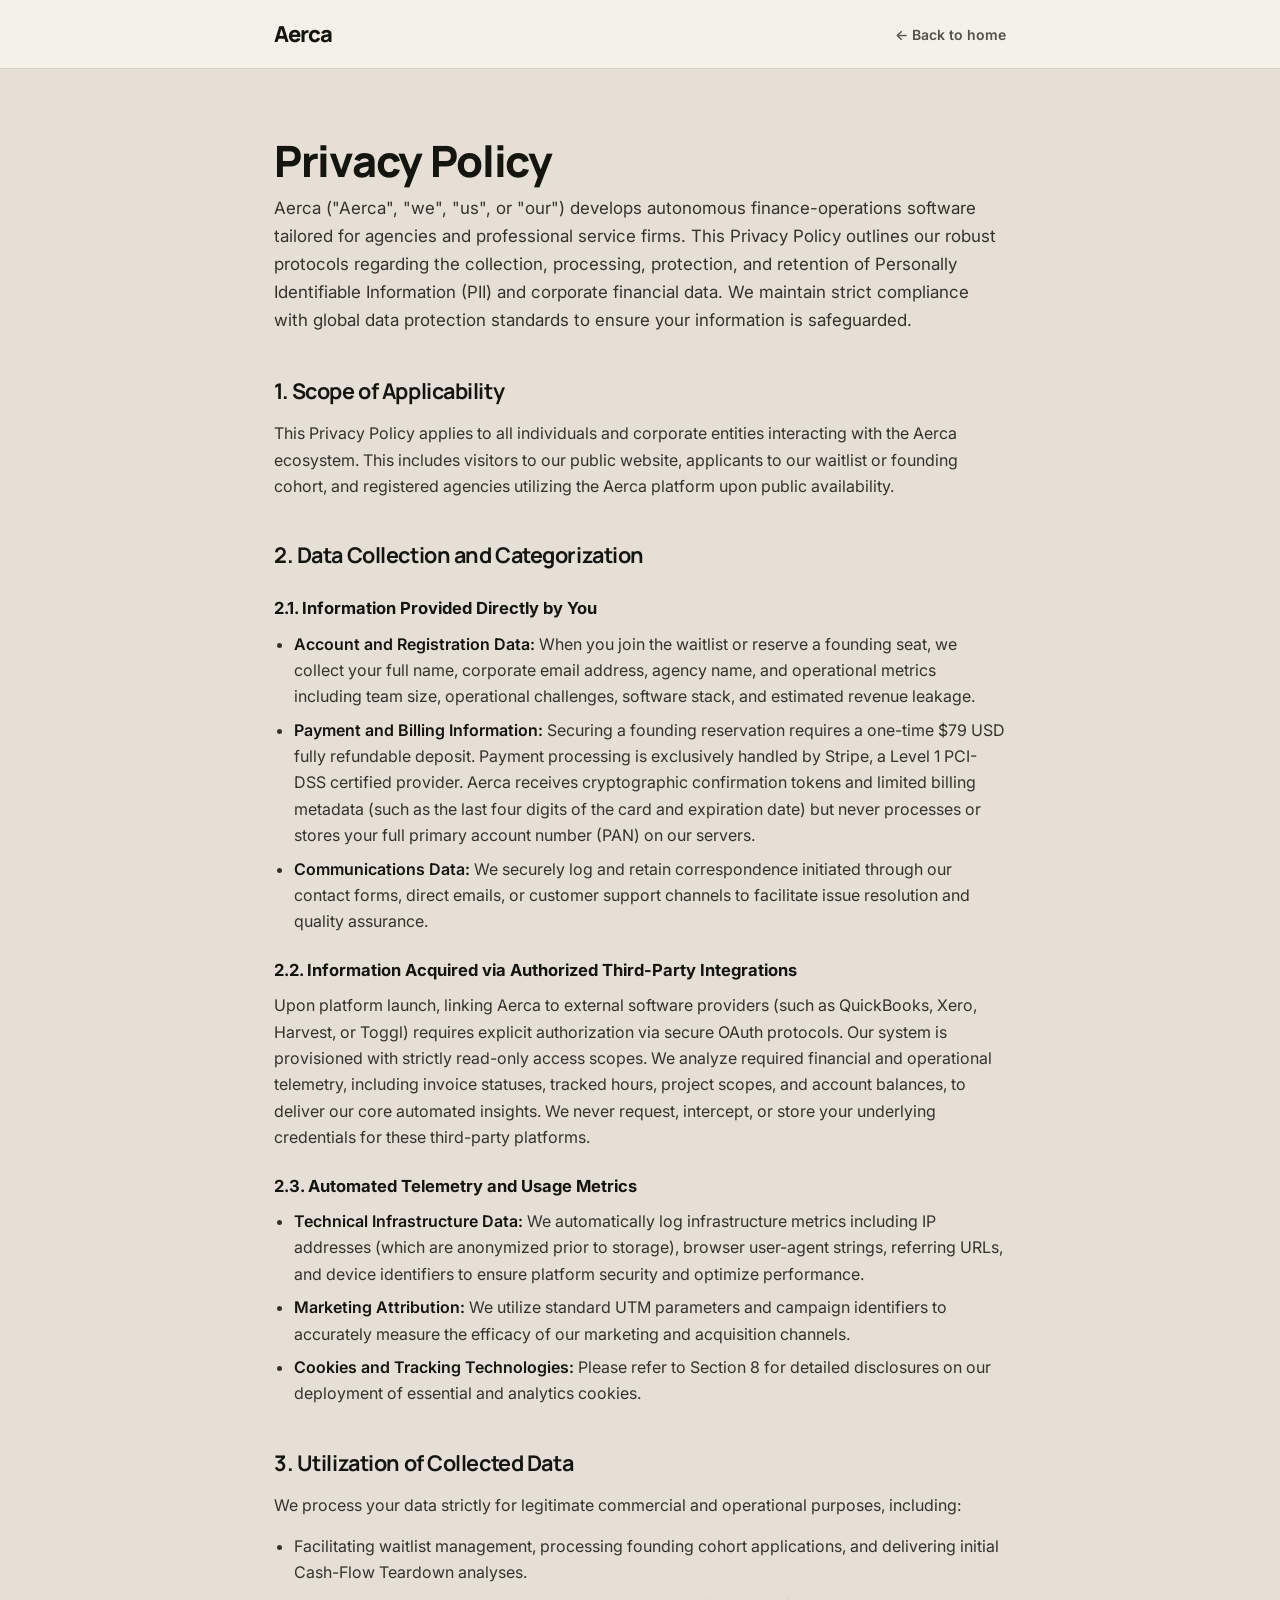
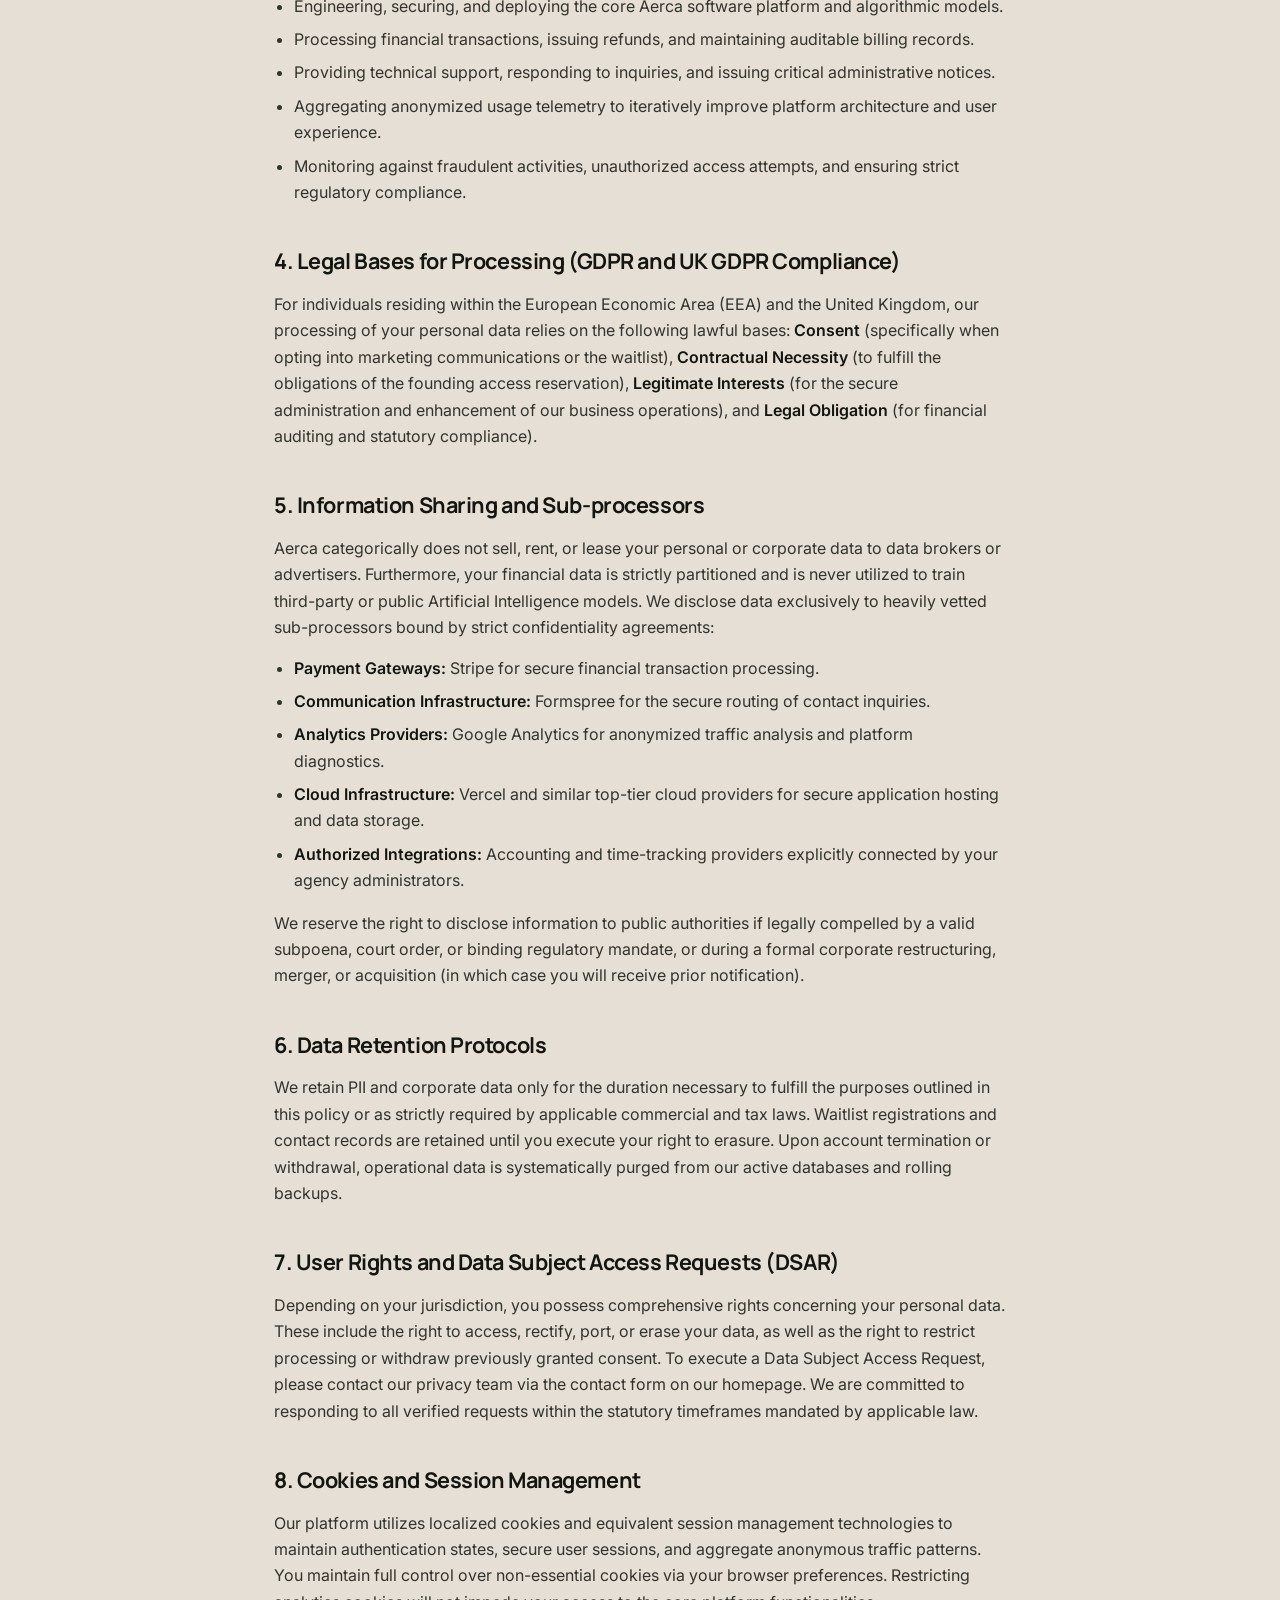
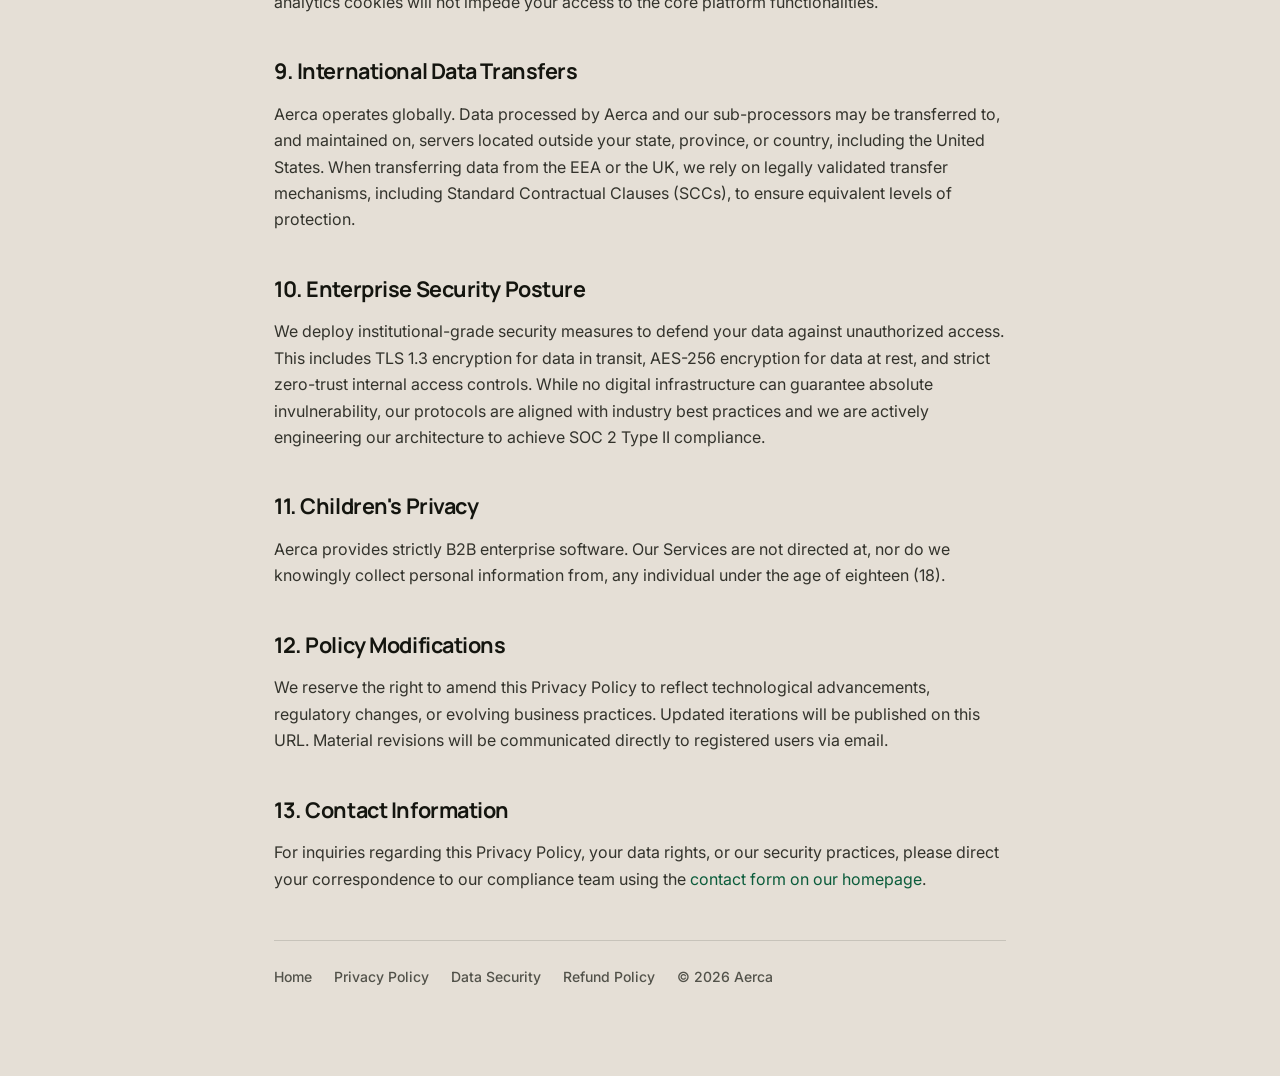
<file: privacy.html>
<!DOCTYPE html>
<html lang="en">
<head>
<meta charset="UTF-8" />
<meta name="viewport" content="width=device-width, initial-scale=1.0" />
<title>Privacy Policy · Aerca</title>
<meta name="description" content="Detailed information regarding how Aerca collects, uses, and protects your personal and corporate data." />
<meta name="robots" content="index,follow" />
<link rel="icon" href="data:image/svg+xml,<svg xmlns='http://www.w3.org/2000/svg' viewBox='0 0 100 100'><rect width='100' height='100' rx='22' fill='%230B5C3B'/><text x='50' y='72' font-size='60' font-family='Arial,sans-serif' font-weight='700' fill='%23F6F3EC' text-anchor='middle'>A</text></svg>" />
<link rel="preconnect" href="https://fonts.googleapis.com" />
<link rel="preconnect" href="https://fonts.gstatic.com" crossorigin />
<link href="https://fonts.googleapis.com/css2?family=Manrope:wght@700;800&family=Inter:wght@400;500;600&display=swap" rel="stylesheet" />
<link rel="stylesheet" href="legal.css" />
</head>
<body>
<header class="legal-head">
  <div class="inner">
    <a href="index.html" class="brand">Aerca</a>
    <a href="index.html" class="legal-back">&larr; Back to home</a>
  </div>
</header>

<main class="legal-wrap">
  <h1>Privacy Policy</h1>
  
  <p class="legal-intro">Aerca ("Aerca", "we", "us", or "our") develops autonomous finance-operations software tailored for agencies and professional service firms. This Privacy Policy outlines our robust protocols regarding the collection, processing, protection, and retention of Personally Identifiable Information (PII) and corporate financial data. We maintain strict compliance with global data protection standards to ensure your information is safeguarded.</p>

  <h2>1. Scope of Applicability</h2>
  <p>This Privacy Policy applies to all individuals and corporate entities interacting with the Aerca ecosystem. This includes visitors to our public website, applicants to our waitlist or founding cohort, and registered agencies utilizing the Aerca platform upon public availability.</p>

  <h2>2. Data Collection and Categorization</h2>
  <h3>2.1. Information Provided Directly by You</h3>
  <ul>
    <li><strong>Account and Registration Data:</strong> When you join the waitlist or reserve a founding seat, we collect your full name, corporate email address, agency name, and operational metrics including team size, operational challenges, software stack, and estimated revenue leakage.</li>
    <li><strong>Payment and Billing Information:</strong> Securing a founding reservation requires a one-time $79 USD fully refundable deposit. Payment processing is exclusively handled by Stripe, a Level 1 PCI-DSS certified provider. Aerca receives cryptographic confirmation tokens and limited billing metadata (such as the last four digits of the card and expiration date) but never processes or stores your full primary account number (PAN) on our servers.</li>
    <li><strong>Communications Data:</strong> We securely log and retain correspondence initiated through our contact forms, direct emails, or customer support channels to facilitate issue resolution and quality assurance.</li>
  </ul>
  
  <h3>2.2. Information Acquired via Authorized Third-Party Integrations</h3>
  <p>Upon platform launch, linking Aerca to external software providers (such as QuickBooks, Xero, Harvest, or Toggl) requires explicit authorization via secure OAuth protocols. Our system is provisioned with strictly read-only access scopes. We analyze required financial and operational telemetry, including invoice statuses, tracked hours, project scopes, and account balances, to deliver our core automated insights. We never request, intercept, or store your underlying credentials for these third-party platforms.</p>
  
  <h3>2.3. Automated Telemetry and Usage Metrics</h3>
  <ul>
    <li><strong>Technical Infrastructure Data:</strong> We automatically log infrastructure metrics including IP addresses (which are anonymized prior to storage), browser user-agent strings, referring URLs, and device identifiers to ensure platform security and optimize performance.</li>
    <li><strong>Marketing Attribution:</strong> We utilize standard UTM parameters and campaign identifiers to accurately measure the efficacy of our marketing and acquisition channels.</li>
    <li><strong>Cookies and Tracking Technologies:</strong> Please refer to Section 8 for detailed disclosures on our deployment of essential and analytics cookies.</li>
  </ul>

  <h2>3. Utilization of Collected Data</h2>
  <p>We process your data strictly for legitimate commercial and operational purposes, including:</p>
  <ul>
    <li>Facilitating waitlist management, processing founding cohort applications, and delivering initial Cash-Flow Teardown analyses.</li>
    <li>Engineering, securing, and deploying the core Aerca software platform and algorithmic models.</li>
    <li>Processing financial transactions, issuing refunds, and maintaining auditable billing records.</li>
    <li>Providing technical support, responding to inquiries, and issuing critical administrative notices.</li>
    <li>Aggregating anonymized usage telemetry to iteratively improve platform architecture and user experience.</li>
    <li>Monitoring against fraudulent activities, unauthorized access attempts, and ensuring strict regulatory compliance.</li>
  </ul>

  <h2>4. Legal Bases for Processing (GDPR and UK GDPR Compliance)</h2>
  <p>For individuals residing within the European Economic Area (EEA) and the United Kingdom, our processing of your personal data relies on the following lawful bases: <strong>Consent</strong> (specifically when opting into marketing communications or the waitlist), <strong>Contractual Necessity</strong> (to fulfill the obligations of the founding access reservation), <strong>Legitimate Interests</strong> (for the secure administration and enhancement of our business operations), and <strong>Legal Obligation</strong> (for financial auditing and statutory compliance).</p>

  <h2>5. Information Sharing and Sub-processors</h2>
  <p>Aerca categorically does not sell, rent, or lease your personal or corporate data to data brokers or advertisers. Furthermore, your financial data is strictly partitioned and is never utilized to train third-party or public Artificial Intelligence models. We disclose data exclusively to heavily vetted sub-processors bound by strict confidentiality agreements:</p>
  <ul>
    <li><strong>Payment Gateways:</strong> Stripe for secure financial transaction processing.</li>
    <li><strong>Communication Infrastructure:</strong> Formspree for the secure routing of contact inquiries.</li>
    <li><strong>Analytics Providers:</strong> Google Analytics for anonymized traffic analysis and platform diagnostics.</li>
    <li><strong>Cloud Infrastructure:</strong> Vercel and similar top-tier cloud providers for secure application hosting and data storage.</li>
    <li><strong>Authorized Integrations:</strong> Accounting and time-tracking providers explicitly connected by your agency administrators.</li>
  </ul>
  <p>We reserve the right to disclose information to public authorities if legally compelled by a valid subpoena, court order, or binding regulatory mandate, or during a formal corporate restructuring, merger, or acquisition (in which case you will receive prior notification).</p>

  <h2>6. Data Retention Protocols</h2>
  <p>We retain PII and corporate data only for the duration necessary to fulfill the purposes outlined in this policy or as strictly required by applicable commercial and tax laws. Waitlist registrations and contact records are retained until you execute your right to erasure. Upon account termination or withdrawal, operational data is systematically purged from our active databases and rolling backups.</p>

  <h2>7. User Rights and Data Subject Access Requests (DSAR)</h2>
  <p>Depending on your jurisdiction, you possess comprehensive rights concerning your personal data. These include the right to access, rectify, port, or erase your data, as well as the right to restrict processing or withdraw previously granted consent. To execute a Data Subject Access Request, please contact our privacy team via the contact form on our homepage. We are committed to responding to all verified requests within the statutory timeframes mandated by applicable law.</p>

  <h2>8. Cookies and Session Management</h2>
  <p>Our platform utilizes localized cookies and equivalent session management technologies to maintain authentication states, secure user sessions, and aggregate anonymous traffic patterns. You maintain full control over non-essential cookies via your browser preferences. Restricting analytics cookies will not impede your access to the core platform functionalities.</p>

  <h2>9. International Data Transfers</h2>
  <p>Aerca operates globally. Data processed by Aerca and our sub-processors may be transferred to, and maintained on, servers located outside your state, province, or country, including the United States. When transferring data from the EEA or the UK, we rely on legally validated transfer mechanisms, including Standard Contractual Clauses (SCCs), to ensure equivalent levels of protection.</p>

  <h2>10. Enterprise Security Posture</h2>
  <p>We deploy institutional-grade security measures to defend your data against unauthorized access. This includes TLS 1.3 encryption for data in transit, AES-256 encryption for data at rest, and strict zero-trust internal access controls. While no digital infrastructure can guarantee absolute invulnerability, our protocols are aligned with industry best practices and we are actively engineering our architecture to achieve SOC 2 Type II compliance.</p>

  <h2>11. Children's Privacy</h2>
  <p>Aerca provides strictly B2B enterprise software. Our Services are not directed at, nor do we knowingly collect personal information from, any individual under the age of eighteen (18).</p>

  <h2>12. Policy Modifications</h2>
  <p>We reserve the right to amend this Privacy Policy to reflect technological advancements, regulatory changes, or evolving business practices. Updated iterations will be published on this URL. Material revisions will be communicated directly to registered users via email.</p>

  <h2>13. Contact Information</h2>
  <p>For inquiries regarding this Privacy Policy, your data rights, or our security practices, please direct your correspondence to our compliance team using the <a href="index.html">contact form on our homepage</a>.</p>

  <div class="legal-foot">
    <a href="index.html">Home</a>
    <a href="privacy.html">Privacy Policy</a>
    <a href="security.html">Data Security</a>
    <a href="refund.html">Refund Policy</a>
    <span>&copy; 2026 Aerca</span>
  </div>
</main>
</body>
</html>
</file>
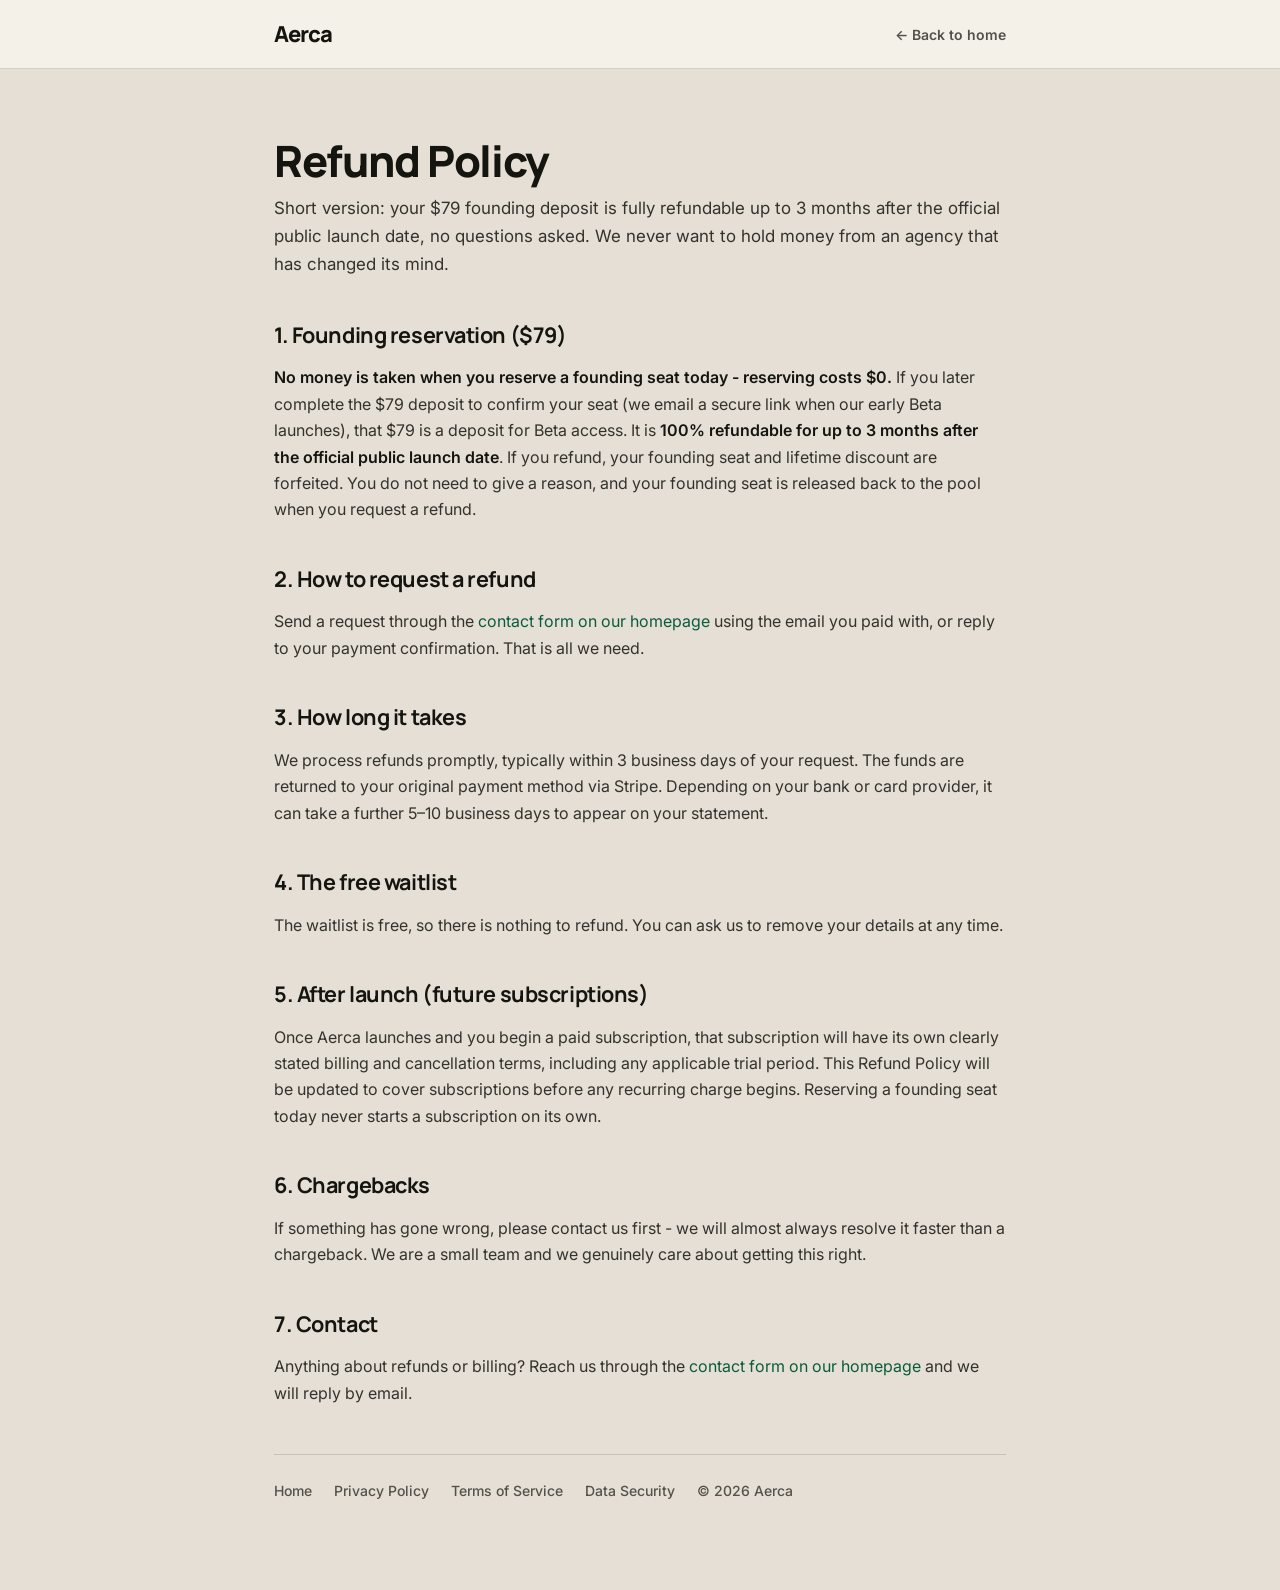
<file: refund.html>
<!DOCTYPE html>
<html lang="en">
<head>
<meta charset="UTF-8" />
<meta name="viewport" content="width=device-width, initial-scale=1.0" />
<title>Refund Policy · Aerca</title>
<meta name="description" content="Our simple, founder-friendly refund policy for founding access." />
<meta name="robots" content="index,follow" />
<link rel="icon" href="data:image/svg+xml,<svg xmlns='http://www.w3.org/2000/svg' viewBox='0 0 100 100'><rect width='100' height='100' rx='22' fill='%230B5C3B'/><text x='50' y='72' font-size='60' font-family='Arial,sans-serif' font-weight='700' fill='%23F6F3EC' text-anchor='middle'>A</text></svg>" />
<link rel="preconnect" href="https://fonts.googleapis.com" />
<link rel="preconnect" href="https://fonts.gstatic.com" crossorigin />
<link href="https://fonts.googleapis.com/css2?family=Manrope:wght@700;800&family=Inter:wght@400;500;600&display=swap" rel="stylesheet" />
<link rel="stylesheet" href="legal.css" />
</head>
<body>
<header class="legal-head">
  <div class="inner">
    <a href="index.html" class="brand">Aerca</a>
    <a href="index.html" class="legal-back">&larr; Back to home</a>
  </div>
</header>

<main class="legal-wrap">
  <h1>Refund Policy</h1>
  
  <p class="legal-intro">Short version: your $79 founding deposit is fully refundable up to 3 months after the official public launch date, no questions asked. We never want to hold money from an agency that has changed its mind.</p>

  <h2>1. Founding reservation ($79)</h2>
  <p><strong>No money is taken when you reserve a founding seat today - reserving costs $0.</strong> If you later complete the $79 deposit to confirm your seat (we email a secure link when our early Beta launches), that $79 is a deposit for Beta access. It is <strong>100% refundable for up to 3 months after the official public launch date</strong>. If you refund, your founding seat and lifetime discount are forfeited. You do not need to give a reason, and your founding seat is released back to the pool when you request a refund.</p>

  <h2>2. How to request a refund</h2>
  <p>Send a request through the <a href="index.html">contact form on our homepage</a> using the email you paid with, or reply to your payment confirmation. That is all we need.</p>

  <h2>3. How long it takes</h2>
  <p>We process refunds promptly, typically within 3 business days of your request. The funds are returned to your original payment method via Stripe. Depending on your bank or card provider, it can take a further 5&ndash;10 business days to appear on your statement.</p>

  <h2>4. The free waitlist</h2>
  <p>The waitlist is free, so there is nothing to refund. You can ask us to remove your details at any time.</p>

  <h2>5. After launch (future subscriptions)</h2>
  <p>Once Aerca launches and you begin a paid subscription, that subscription will have its own clearly stated billing and cancellation terms, including any applicable trial period. This Refund Policy will be updated to cover subscriptions before any recurring charge begins. Reserving a founding seat today never starts a subscription on its own.</p>

  <h2>6. Chargebacks</h2>
  <p>If something has gone wrong, please contact us first - we will almost always resolve it faster than a chargeback. We are a small team and we genuinely care about getting this right.</p>

  <h2>7. Contact</h2>
  <p>Anything about refunds or billing? Reach us through the <a href="index.html">contact form on our homepage</a> and we will reply by email.</p>

  <div class="legal-foot">
    <a href="index.html">Home</a>
    <a href="privacy.html">Privacy Policy</a>
    <a href="terms.html">Terms of Service</a>
    <a href="security.html">Data Security</a>
    <span>&copy; 2026 Aerca</span>
  </div>
</main>
</body>
</html>
</file>
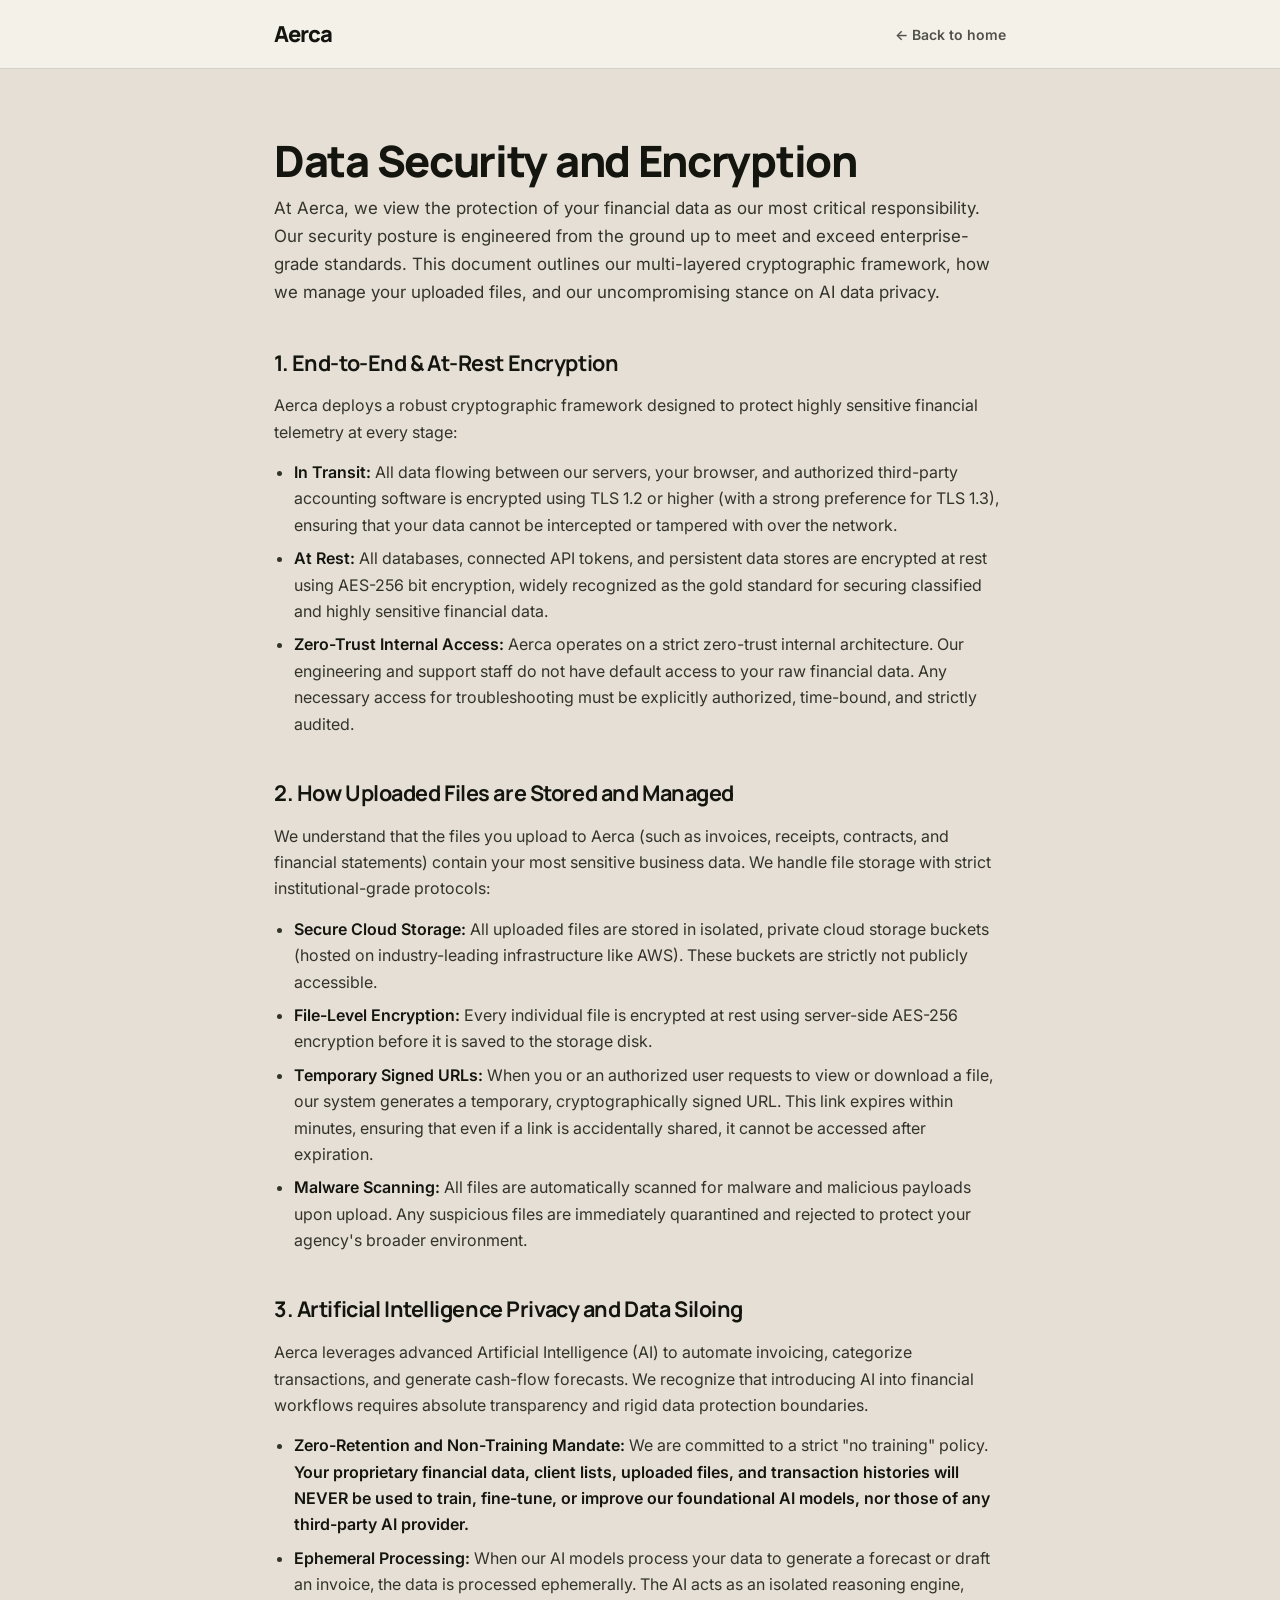
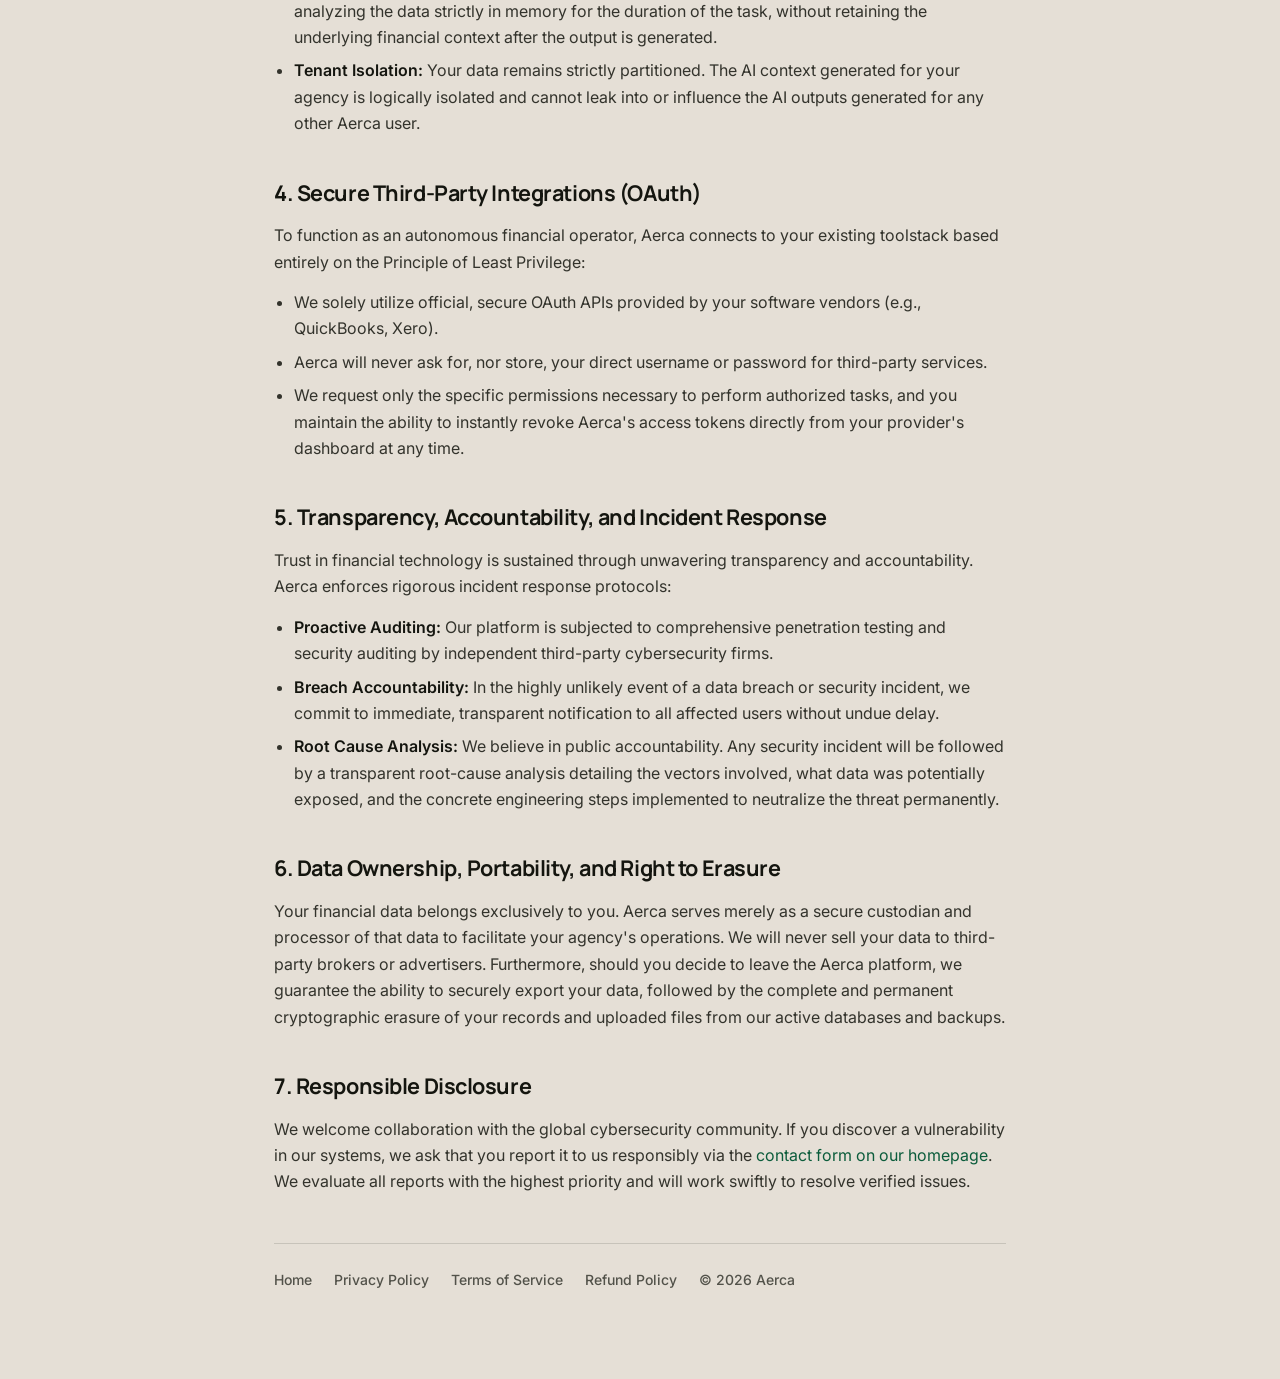
<file: security.html>
<!DOCTYPE html>
<html lang="en">
<head>
<meta charset="UTF-8" />
<meta name="viewport" content="width=device-width, initial-scale=1.0" />
<title>Data Security and Encryption · Aerca</title>
<meta name="description" content="Learn how Aerca protects your financial data, secures uploaded files, and ensures enterprise-grade encryption." />
<meta name="robots" content="index,follow" />
<link rel="icon" href="data:image/svg+xml,<svg xmlns='http://www.w3.org/2000/svg' viewBox='0 0 100 100'><rect width='100' height='100' rx='22' fill='%230B5C3B'/><text x='50' y='72' font-size='60' font-family='Arial,sans-serif' font-weight='700' fill='%23F6F3EC' text-anchor='middle'>A</text></svg>" />
<link rel="preconnect" href="https://fonts.googleapis.com" />
<link rel="preconnect" href="https://fonts.gstatic.com" crossorigin />
<link href="https://fonts.googleapis.com/css2?family=Manrope:wght@700;800&family=Inter:wght@400;500;600&display=swap" rel="stylesheet" />
<link rel="stylesheet" href="legal.css" />
</head>
<body>
<header class="legal-head">
  <div class="inner">
    <a href="index.html" class="brand">Aerca</a>
    <a href="index.html" class="legal-back">&larr; Back to home</a>
  </div>
</header>

<main class="legal-wrap">
  <h1>Data Security and Encryption</h1>
  
  <p class="legal-intro">At Aerca, we view the protection of your financial data as our most critical responsibility. Our security posture is engineered from the ground up to meet and exceed enterprise-grade standards. This document outlines our multi-layered cryptographic framework, how we manage your uploaded files, and our uncompromising stance on AI data privacy.</p>

  <h2>1. End-to-End & At-Rest Encryption</h2>
  <p>Aerca deploys a robust cryptographic framework designed to protect highly sensitive financial telemetry at every stage:</p>
  <ul>
    <li><strong>In Transit:</strong> All data flowing between our servers, your browser, and authorized third-party accounting software is encrypted using TLS 1.2 or higher (with a strong preference for TLS 1.3), ensuring that your data cannot be intercepted or tampered with over the network.</li>
    <li><strong>At Rest:</strong> All databases, connected API tokens, and persistent data stores are encrypted at rest using AES-256 bit encryption, widely recognized as the gold standard for securing classified and highly sensitive financial data.</li>
    <li><strong>Zero-Trust Internal Access:</strong> Aerca operates on a strict zero-trust internal architecture. Our engineering and support staff do not have default access to your raw financial data. Any necessary access for troubleshooting must be explicitly authorized, time-bound, and strictly audited.</li>
  </ul>

  <h2>2. How Uploaded Files are Stored and Managed</h2>
  <p>We understand that the files you upload to Aerca (such as invoices, receipts, contracts, and financial statements) contain your most sensitive business data. We handle file storage with strict institutional-grade protocols:</p>
  <ul>
    <li><strong>Secure Cloud Storage:</strong> All uploaded files are stored in isolated, private cloud storage buckets (hosted on industry-leading infrastructure like AWS). These buckets are strictly not publicly accessible.</li>
    <li><strong>File-Level Encryption:</strong> Every individual file is encrypted at rest using server-side AES-256 encryption before it is saved to the storage disk.</li>
    <li><strong>Temporary Signed URLs:</strong> When you or an authorized user requests to view or download a file, our system generates a temporary, cryptographically signed URL. This link expires within minutes, ensuring that even if a link is accidentally shared, it cannot be accessed after expiration.</li>
    <li><strong>Malware Scanning:</strong> All files are automatically scanned for malware and malicious payloads upon upload. Any suspicious files are immediately quarantined and rejected to protect your agency's broader environment.</li>
  </ul>

  <h2>3. Artificial Intelligence Privacy and Data Siloing</h2>
  <p>Aerca leverages advanced Artificial Intelligence (AI) to automate invoicing, categorize transactions, and generate cash-flow forecasts. We recognize that introducing AI into financial workflows requires absolute transparency and rigid data protection boundaries.</p>
  <ul>
    <li><strong>Zero-Retention and Non-Training Mandate:</strong> We are committed to a strict "no training" policy. <strong>Your proprietary financial data, client lists, uploaded files, and transaction histories will NEVER be used to train, fine-tune, or improve our foundational AI models, nor those of any third-party AI provider.</strong></li>
    <li><strong>Ephemeral Processing:</strong> When our AI models process your data to generate a forecast or draft an invoice, the data is processed ephemerally. The AI acts as an isolated reasoning engine, analyzing the data strictly in memory for the duration of the task, without retaining the underlying financial context after the output is generated.</li>
    <li><strong>Tenant Isolation:</strong> Your data remains strictly partitioned. The AI context generated for your agency is logically isolated and cannot leak into or influence the AI outputs generated for any other Aerca user.</li>
  </ul>

  <h2>4. Secure Third-Party Integrations (OAuth)</h2>
  <p>To function as an autonomous financial operator, Aerca connects to your existing toolstack based entirely on the Principle of Least Privilege:</p>
  <ul>
    <li>We solely utilize official, secure OAuth APIs provided by your software vendors (e.g., QuickBooks, Xero).</li>
    <li>Aerca will never ask for, nor store, your direct username or password for third-party services.</li>
    <li>We request only the specific permissions necessary to perform authorized tasks, and you maintain the ability to instantly revoke Aerca's access tokens directly from your provider's dashboard at any time.</li>
  </ul>

  <h2>5. Transparency, Accountability, and Incident Response</h2>
  <p>Trust in financial technology is sustained through unwavering transparency and accountability. Aerca enforces rigorous incident response protocols:</p>
  <ul>
    <li><strong>Proactive Auditing:</strong> Our platform is subjected to comprehensive penetration testing and security auditing by independent third-party cybersecurity firms.</li>
    <li><strong>Breach Accountability:</strong> In the highly unlikely event of a data breach or security incident, we commit to immediate, transparent notification to all affected users without undue delay.</li>
    <li><strong>Root Cause Analysis:</strong> We believe in public accountability. Any security incident will be followed by a transparent root-cause analysis detailing the vectors involved, what data was potentially exposed, and the concrete engineering steps implemented to neutralize the threat permanently.</li>
  </ul>

  <h2>6. Data Ownership, Portability, and Right to Erasure</h2>
  <p>Your financial data belongs exclusively to you. Aerca serves merely as a secure custodian and processor of that data to facilitate your agency's operations. We will never sell your data to third-party brokers or advertisers. Furthermore, should you decide to leave the Aerca platform, we guarantee the ability to securely export your data, followed by the complete and permanent cryptographic erasure of your records and uploaded files from our active databases and backups.</p>

  <h2>7. Responsible Disclosure</h2>
  <p>We welcome collaboration with the global cybersecurity community. If you discover a vulnerability in our systems, we ask that you report it to us responsibly via the <a href="index.html">contact form on our homepage</a>. We evaluate all reports with the highest priority and will work swiftly to resolve verified issues.</p>

  <div class="legal-foot">
    <a href="index.html">Home</a>
    <a href="privacy.html">Privacy Policy</a>
    <a href="terms.html">Terms of Service</a>
    <a href="refund.html">Refund Policy</a>
    <span>&copy; 2026 Aerca</span>
  </div>
</main>
</body>
</html>
</file>
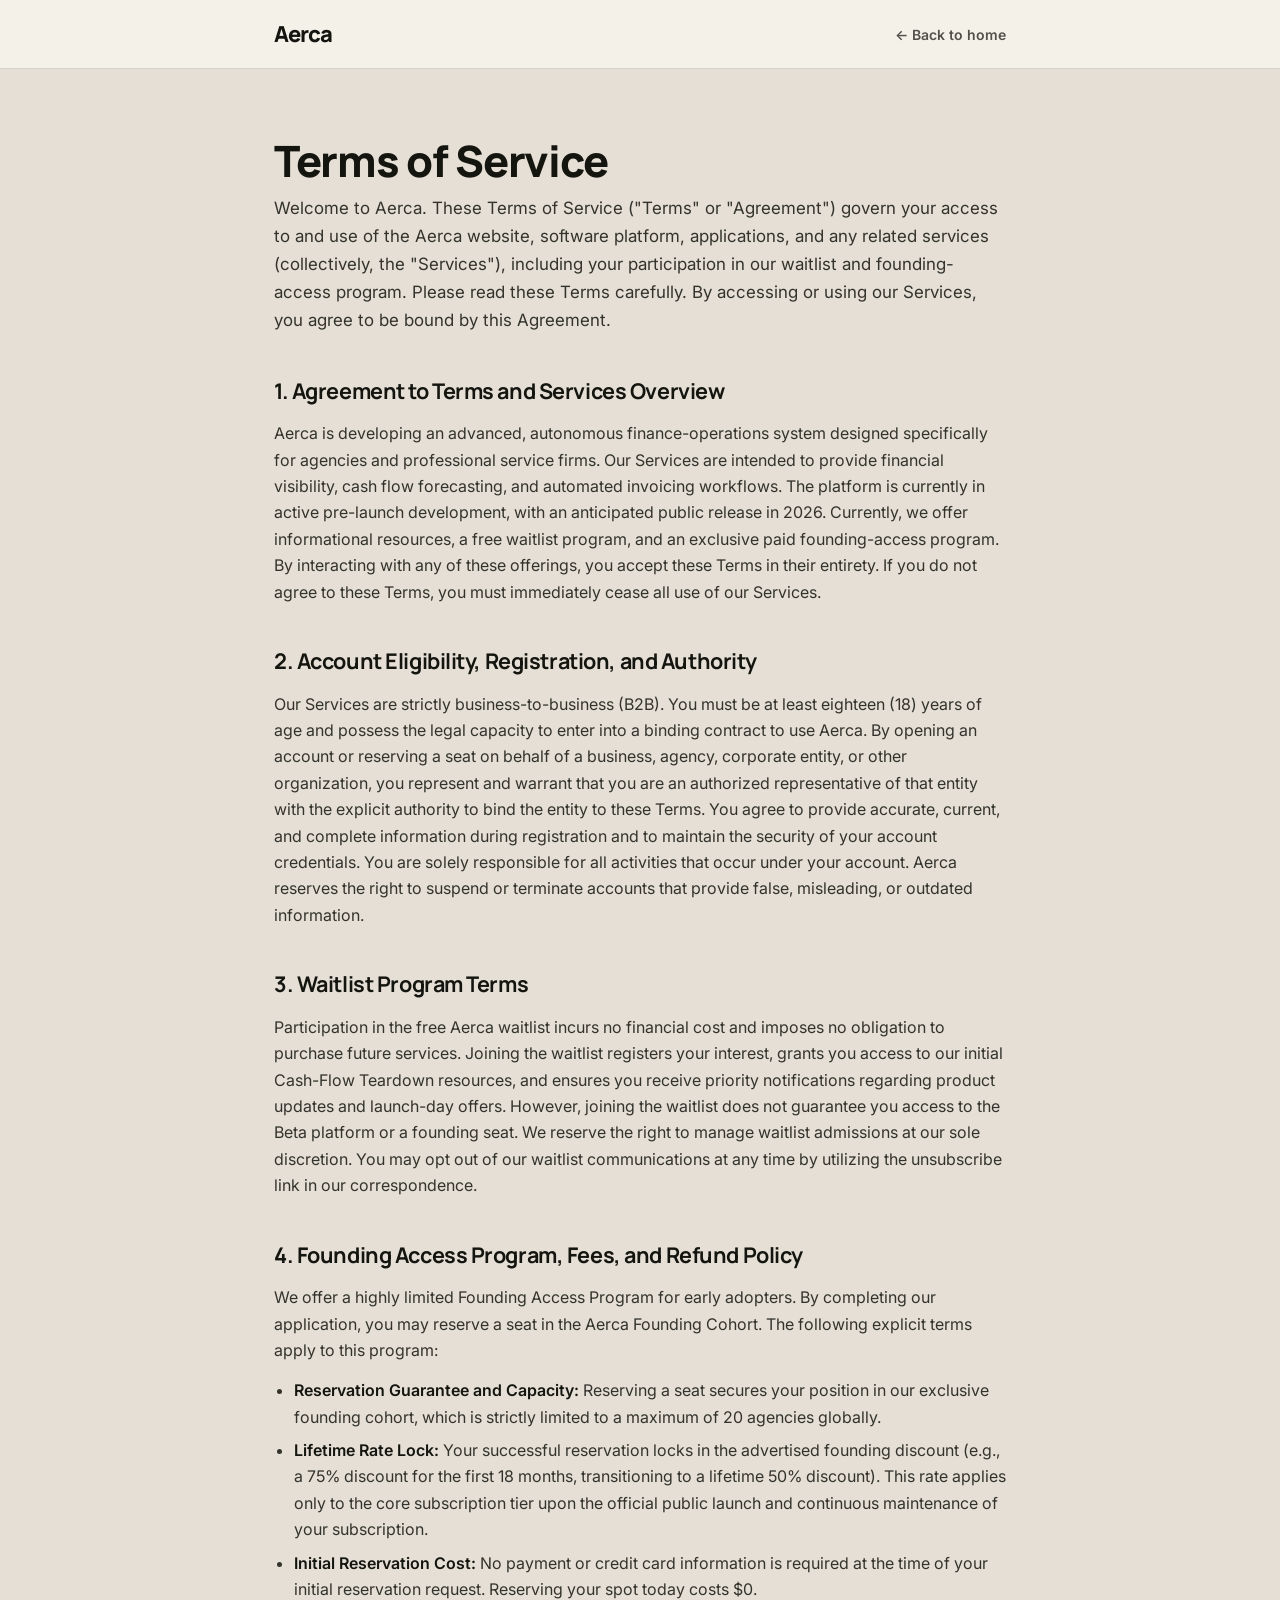
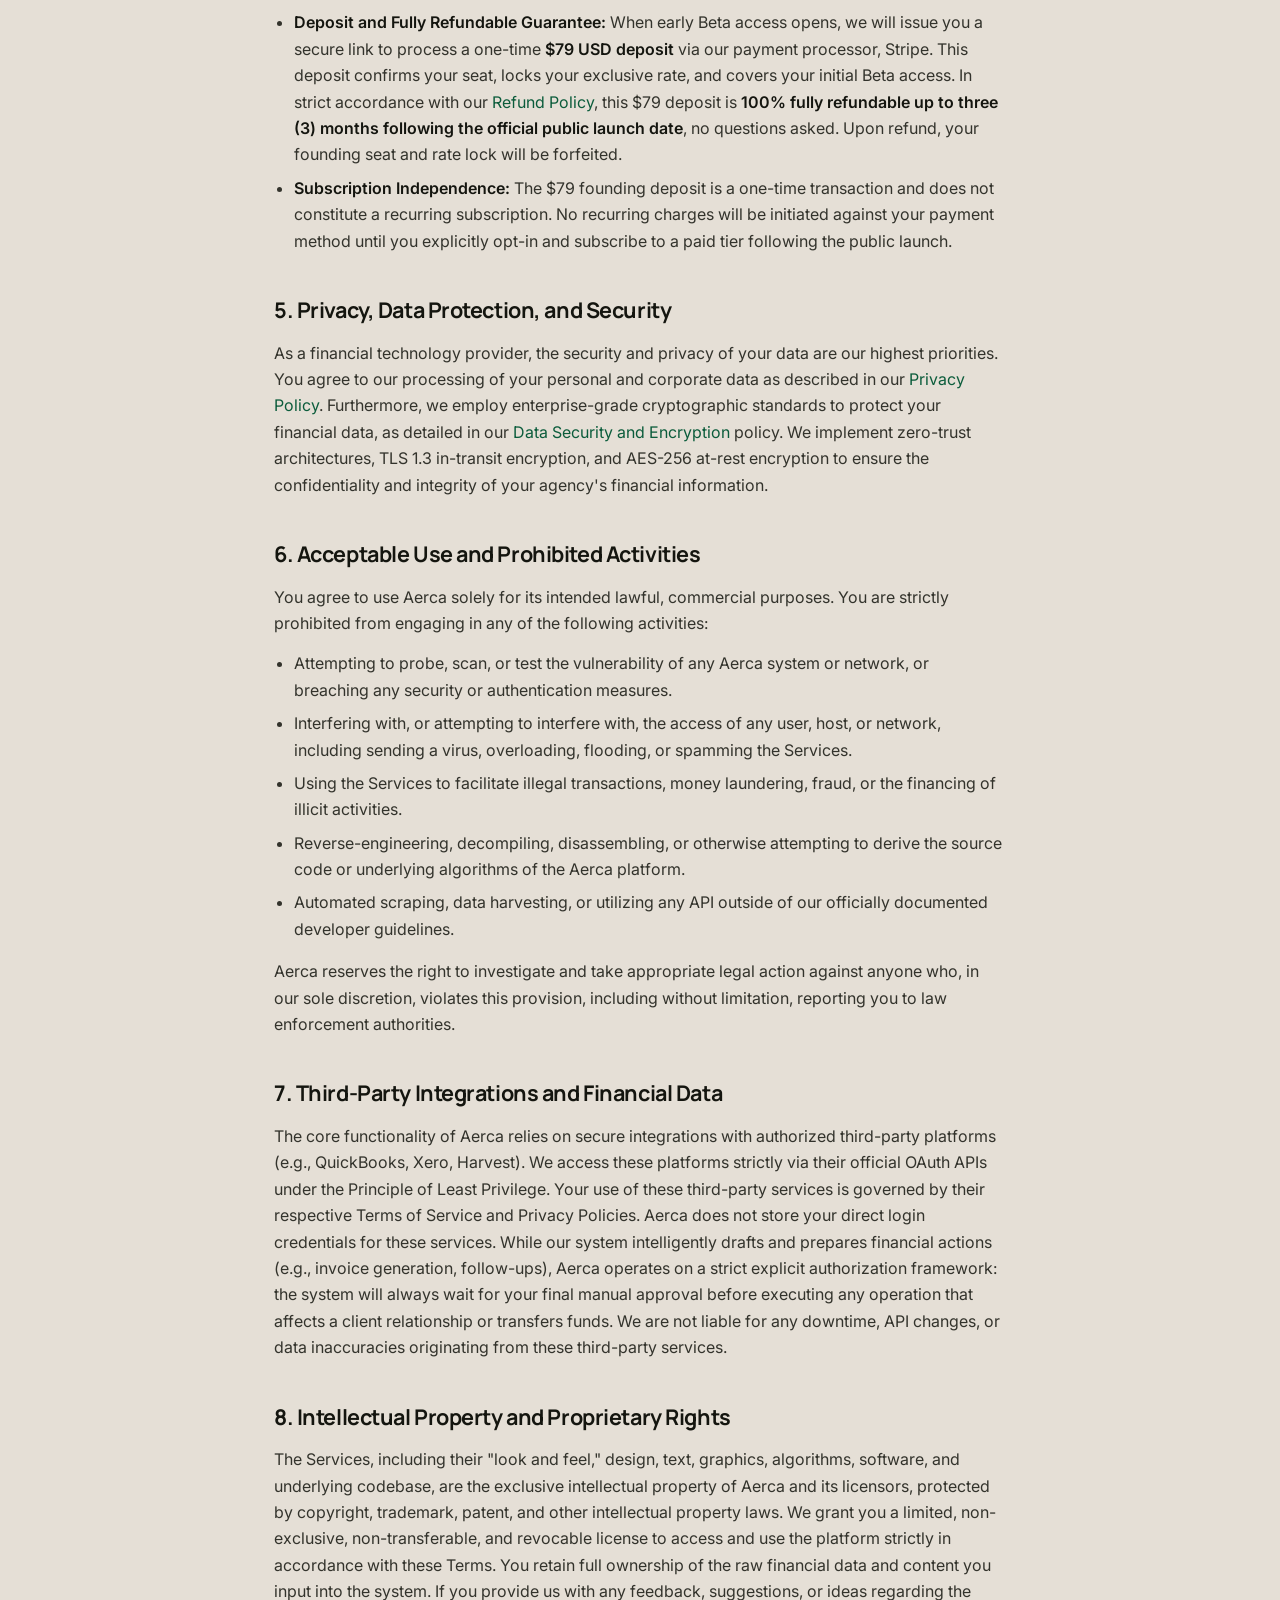
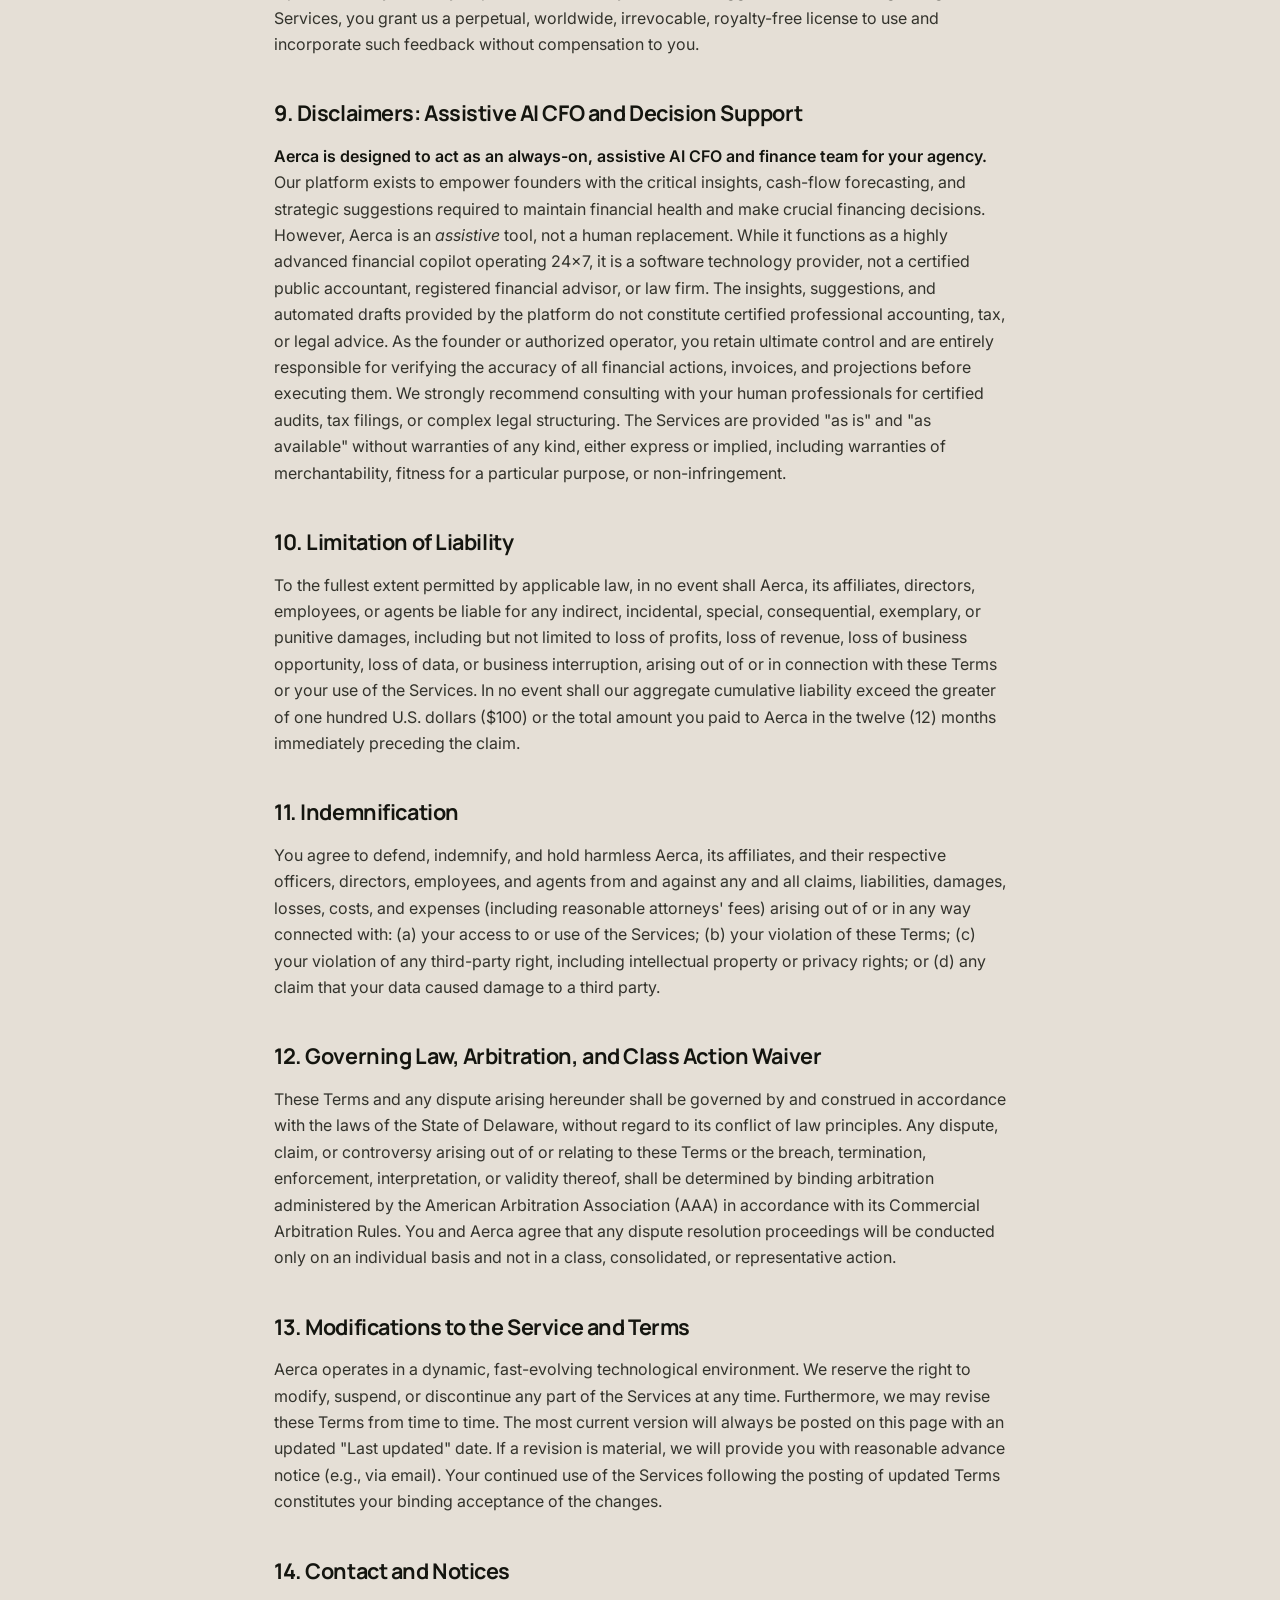
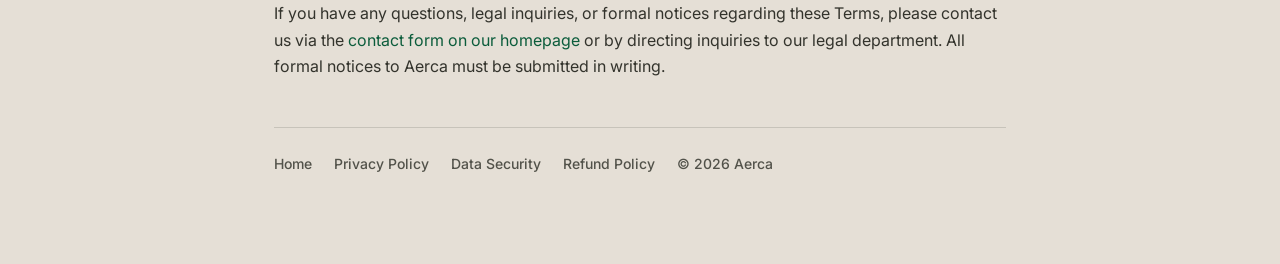
<file: terms.html>
<!DOCTYPE html>
<html lang="en">
<head>
<meta charset="UTF-8" />
<meta name="viewport" content="width=device-width, initial-scale=1.0" />
<title>Terms of Service · Aerca</title>
<meta name="description" content="The terms that govern your use of Aerca and founding access." />
<meta name="robots" content="index,follow" />
<link rel="icon" href="data:image/svg+xml,<svg xmlns='http://www.w3.org/2000/svg' viewBox='0 0 100 100'><rect width='100' height='100' rx='22' fill='%230B5C3B'/><text x='50' y='72' font-size='60' font-family='Arial,sans-serif' font-weight='700' fill='%23F6F3EC' text-anchor='middle'>A</text></svg>" />
<link rel="preconnect" href="https://fonts.googleapis.com" />
<link rel="preconnect" href="https://fonts.gstatic.com" crossorigin />
<link href="https://fonts.googleapis.com/css2?family=Manrope:wght@700;800&family=Inter:wght@400;500;600&display=swap" rel="stylesheet" />
<link rel="stylesheet" href="legal.css" />
</head>
<body>
<header class="legal-head">
  <div class="inner">
    <a href="index.html" class="brand">Aerca</a>
    <a href="index.html" class="legal-back">&larr; Back to home</a>
  </div>
</header>

<main class="legal-wrap">
  <h1>Terms of Service</h1>

  
  <p class="legal-intro">Welcome to Aerca. These Terms of Service ("Terms" or "Agreement") govern your access to and use of the Aerca website, software platform, applications, and any related services (collectively, the "Services"), including your participation in our waitlist and founding-access program. Please read these Terms carefully. By accessing or using our Services, you agree to be bound by this Agreement.</p>

  <h2>1. Agreement to Terms and Services Overview</h2>
  <p>Aerca is developing an advanced, autonomous finance-operations system designed specifically for agencies and professional service firms. Our Services are intended to provide financial visibility, cash flow forecasting, and automated invoicing workflows. The platform is currently in active pre-launch development, with an anticipated public release in 2026. Currently, we offer informational resources, a free waitlist program, and an exclusive paid founding-access program. By interacting with any of these offerings, you accept these Terms in their entirety. If you do not agree to these Terms, you must immediately cease all use of our Services.</p>

  <h2>2. Account Eligibility, Registration, and Authority</h2>
  <p>Our Services are strictly business-to-business (B2B). You must be at least eighteen (18) years of age and possess the legal capacity to enter into a binding contract to use Aerca. By opening an account or reserving a seat on behalf of a business, agency, corporate entity, or other organization, you represent and warrant that you are an authorized representative of that entity with the explicit authority to bind the entity to these Terms. You agree to provide accurate, current, and complete information during registration and to maintain the security of your account credentials. You are solely responsible for all activities that occur under your account. Aerca reserves the right to suspend or terminate accounts that provide false, misleading, or outdated information.</p>

  <h2>3. Waitlist Program Terms</h2>
  <p>Participation in the free Aerca waitlist incurs no financial cost and imposes no obligation to purchase future services. Joining the waitlist registers your interest, grants you access to our initial Cash-Flow Teardown resources, and ensures you receive priority notifications regarding product updates and launch-day offers. However, joining the waitlist does not guarantee you access to the Beta platform or a founding seat. We reserve the right to manage waitlist admissions at our sole discretion. You may opt out of our waitlist communications at any time by utilizing the unsubscribe link in our correspondence.</p>

  <h2>4. Founding Access Program, Fees, and Refund Policy</h2>
  <p>We offer a highly limited Founding Access Program for early adopters. By completing our application, you may reserve a seat in the Aerca Founding Cohort. The following explicit terms apply to this program:</p>
  <ul>
    <li><strong>Reservation Guarantee and Capacity:</strong> Reserving a seat secures your position in our exclusive founding cohort, which is strictly limited to a maximum of 20 agencies globally.</li>
    <li><strong>Lifetime Rate Lock:</strong> Your successful reservation locks in the advertised founding discount (e.g., a 75% discount for the first 18 months, transitioning to a lifetime 50% discount). This rate applies only to the core subscription tier upon the official public launch and continuous maintenance of your subscription.</li>
    <li><strong>Initial Reservation Cost:</strong> No payment or credit card information is required at the time of your initial reservation request. Reserving your spot today costs $0.</li>
    <li><strong>Deposit and Fully Refundable Guarantee:</strong> When early Beta access opens, we will issue you a secure link to process a one-time <strong>$79 USD deposit</strong> via our payment processor, Stripe. This deposit confirms your seat, locks your exclusive rate, and covers your initial Beta access. In strict accordance with our <a href="refund.html">Refund Policy</a>, this $79 deposit is <strong>100% fully refundable up to three (3) months following the official public launch date</strong>, no questions asked. Upon refund, your founding seat and rate lock will be forfeited.</li>
    <li><strong>Subscription Independence:</strong> The $79 founding deposit is a one-time transaction and does not constitute a recurring subscription. No recurring charges will be initiated against your payment method until you explicitly opt-in and subscribe to a paid tier following the public launch.</li>
  </ul>

  <h2>5. Privacy, Data Protection, and Security</h2>
  <p>As a financial technology provider, the security and privacy of your data are our highest priorities. You agree to our processing of your personal and corporate data as described in our <a href="privacy.html">Privacy Policy</a>. Furthermore, we employ enterprise-grade cryptographic standards to protect your financial data, as detailed in our <a href="security.html">Data Security and Encryption</a> policy. We implement zero-trust architectures, TLS 1.3 in-transit encryption, and AES-256 at-rest encryption to ensure the confidentiality and integrity of your agency's financial information.</p>

  <h2>6. Acceptable Use and Prohibited Activities</h2>
  <p>You agree to use Aerca solely for its intended lawful, commercial purposes. You are strictly prohibited from engaging in any of the following activities:</p>
  <ul>
    <li>Attempting to probe, scan, or test the vulnerability of any Aerca system or network, or breaching any security or authentication measures.</li>
    <li>Interfering with, or attempting to interfere with, the access of any user, host, or network, including sending a virus, overloading, flooding, or spamming the Services.</li>
    <li>Using the Services to facilitate illegal transactions, money laundering, fraud, or the financing of illicit activities.</li>
    <li>Reverse-engineering, decompiling, disassembling, or otherwise attempting to derive the source code or underlying algorithms of the Aerca platform.</li>
    <li>Automated scraping, data harvesting, or utilizing any API outside of our officially documented developer guidelines.</li>
  </ul>
  <p>Aerca reserves the right to investigate and take appropriate legal action against anyone who, in our sole discretion, violates this provision, including without limitation, reporting you to law enforcement authorities.</p>

  <h2>7. Third-Party Integrations and Financial Data</h2>
  <p>The core functionality of Aerca relies on secure integrations with authorized third-party platforms (e.g., QuickBooks, Xero, Harvest). We access these platforms strictly via their official OAuth APIs under the Principle of Least Privilege. Your use of these third-party services is governed by their respective Terms of Service and Privacy Policies. Aerca does not store your direct login credentials for these services. While our system intelligently drafts and prepares financial actions (e.g., invoice generation, follow-ups), Aerca operates on a strict explicit authorization framework: the system will always wait for your final manual approval before executing any operation that affects a client relationship or transfers funds. We are not liable for any downtime, API changes, or data inaccuracies originating from these third-party services.</p>

  <h2>8. Intellectual Property and Proprietary Rights</h2>
  <p>The Services, including their "look and feel," design, text, graphics, algorithms, software, and underlying codebase, are the exclusive intellectual property of Aerca and its licensors, protected by copyright, trademark, patent, and other intellectual property laws. We grant you a limited, non-exclusive, non-transferable, and revocable license to access and use the platform strictly in accordance with these Terms. You retain full ownership of the raw financial data and content you input into the system. If you provide us with any feedback, suggestions, or ideas regarding the Services, you grant us a perpetual, worldwide, irrevocable, royalty-free license to use and incorporate such feedback without compensation to you.</p>

  <h2>9. Disclaimers: Assistive AI CFO and Decision Support</h2>
  <p><strong>Aerca is designed to act as an always-on, assistive AI CFO and finance team for your agency.</strong> Our platform exists to empower founders with the critical insights, cash-flow forecasting, and strategic suggestions required to maintain financial health and make crucial financing decisions. However, Aerca is an <em>assistive</em> tool, not a human replacement. While it functions as a highly advanced financial copilot operating 24x7, it is a software technology provider, not a certified public accountant, registered financial advisor, or law firm. The insights, suggestions, and automated drafts provided by the platform do not constitute certified professional accounting, tax, or legal advice. As the founder or authorized operator, you retain ultimate control and are entirely responsible for verifying the accuracy of all financial actions, invoices, and projections before executing them. We strongly recommend consulting with your human professionals for certified audits, tax filings, or complex legal structuring. The Services are provided "as is" and "as available" without warranties of any kind, either express or implied, including warranties of merchantability, fitness for a particular purpose, or non-infringement.</p>

  <h2>10. Limitation of Liability</h2>
  <p>To the fullest extent permitted by applicable law, in no event shall Aerca, its affiliates, directors, employees, or agents be liable for any indirect, incidental, special, consequential, exemplary, or punitive damages, including but not limited to loss of profits, loss of revenue, loss of business opportunity, loss of data, or business interruption, arising out of or in connection with these Terms or your use of the Services. In no event shall our aggregate cumulative liability exceed the greater of one hundred U.S. dollars ($100) or the total amount you paid to Aerca in the twelve (12) months immediately preceding the claim.</p>

  <h2>11. Indemnification</h2>
  <p>You agree to defend, indemnify, and hold harmless Aerca, its affiliates, and their respective officers, directors, employees, and agents from and against any and all claims, liabilities, damages, losses, costs, and expenses (including reasonable attorneys' fees) arising out of or in any way connected with: (a) your access to or use of the Services; (b) your violation of these Terms; (c) your violation of any third-party right, including intellectual property or privacy rights; or (d) any claim that your data caused damage to a third party.</p>

  <h2>12. Governing Law, Arbitration, and Class Action Waiver</h2>
  <p>These Terms and any dispute arising hereunder shall be governed by and construed in accordance with the laws of the State of Delaware, without regard to its conflict of law principles. Any dispute, claim, or controversy arising out of or relating to these Terms or the breach, termination, enforcement, interpretation, or validity thereof, shall be determined by binding arbitration administered by the American Arbitration Association (AAA) in accordance with its Commercial Arbitration Rules. You and Aerca agree that any dispute resolution proceedings will be conducted only on an individual basis and not in a class, consolidated, or representative action.</p>

  <h2>13. Modifications to the Service and Terms</h2>
  <p>Aerca operates in a dynamic, fast-evolving technological environment. We reserve the right to modify, suspend, or discontinue any part of the Services at any time. Furthermore, we may revise these Terms from time to time. The most current version will always be posted on this page with an updated "Last updated" date. If a revision is material, we will provide you with reasonable advance notice (e.g., via email). Your continued use of the Services following the posting of updated Terms constitutes your binding acceptance of the changes.</p>

  <h2>14. Contact and Notices</h2>
  <p>If you have any questions, legal inquiries, or formal notices regarding these Terms, please contact us via the <a href="index.html">contact form on our homepage</a> or by directing inquiries to our legal department. All formal notices to Aerca must be submitted in writing.</p>

  <div class="legal-foot">
    <a href="index.html">Home</a>
    <a href="privacy.html">Privacy Policy</a>
    <a href="security.html">Data Security</a>
    <a href="refund.html">Refund Policy</a>
    <span>&copy; 2026 Aerca</span>
  </div>
</main>
</body>
</html>
</file>
<file: legal.css>
/* Shared styling for Aerca legal pages (privacy / terms / refund) */
:root{
  --bg:#E5DFD6; --bg-2:#D9D2C8; --ink:#14150F; --ink-soft:#33332C; --muted:#52524A;
  --line:rgba(20,21,15,.14); --accent:#0B5C3B; --paper:#F8F5F0; --maxw:780px;
}
*{box-sizing:border-box;margin:0;padding:0}
html{scroll-behavior:smooth}
body{background:var(--bg);color:var(--ink);font-family:"Inter",system-ui,-apple-system,sans-serif;line-height:1.65;font-size:16px;-webkit-font-smoothing:antialiased;text-rendering:optimizeLegibility}
a{color:var(--accent);text-decoration:none}
a:hover{text-decoration:underline}
strong{color:var(--ink);font-weight:600}

.legal-head{border-bottom:1px solid var(--line);position:sticky;top:0;background:rgba(246,243,236,.9);backdrop-filter:blur(12px);-webkit-backdrop-filter:blur(12px);z-index:10}
.legal-head .inner{max-width:var(--maxw);margin:0 auto;padding:16px 24px;display:flex;align-items:center;justify-content:space-between}
.brand{font-family:"Manrope",sans-serif;font-weight:800;font-size:22px;letter-spacing:-.04em;color:var(--ink)}
.legal-back{font-size:14px;font-weight:600;color:var(--muted)}
.legal-back:hover{color:var(--ink);text-decoration:none}

.legal-wrap{max-width:var(--maxw);margin:0 auto;padding:clamp(38px,7vw,68px) 24px 88px}
.legal-wrap h1{font-family:"Manrope",sans-serif;font-weight:800;letter-spacing:-.03em;font-size:clamp(2rem,5vw,2.7rem);line-height:1.1;margin-bottom:10px}
.legal-meta{color:var(--muted);font-size:14px;margin-bottom:18px}
.legal-intro{font-size:1.06rem;color:var(--ink-soft);margin-bottom:6px}
.legal-wrap h2{font-family:"Manrope",sans-serif;font-weight:700;letter-spacing:-.02em;font-size:1.35rem;margin:38px 0 12px}
.legal-wrap h3{font-weight:700;font-size:1.04rem;margin:22px 0 8px;color:var(--ink)}
.legal-wrap p{margin:0 0 14px;color:var(--ink-soft)}
.legal-wrap ul{margin:0 0 16px 20px;color:var(--ink-soft)}
.legal-wrap li{margin-bottom:7px}
.legal-note{background:var(--bg-2);border:1px solid var(--line);border-radius:12px;padding:15px 18px;font-size:14.5px;color:var(--muted);margin:22px 0}

.legal-foot{border-top:1px solid var(--line);margin-top:48px;padding-top:24px;display:flex;gap:22px;flex-wrap:wrap;font-size:14px;font-weight:500;color:var(--muted)}
.legal-foot a{color:var(--muted)}
.legal-foot a:hover{color:var(--ink)}
</file>
